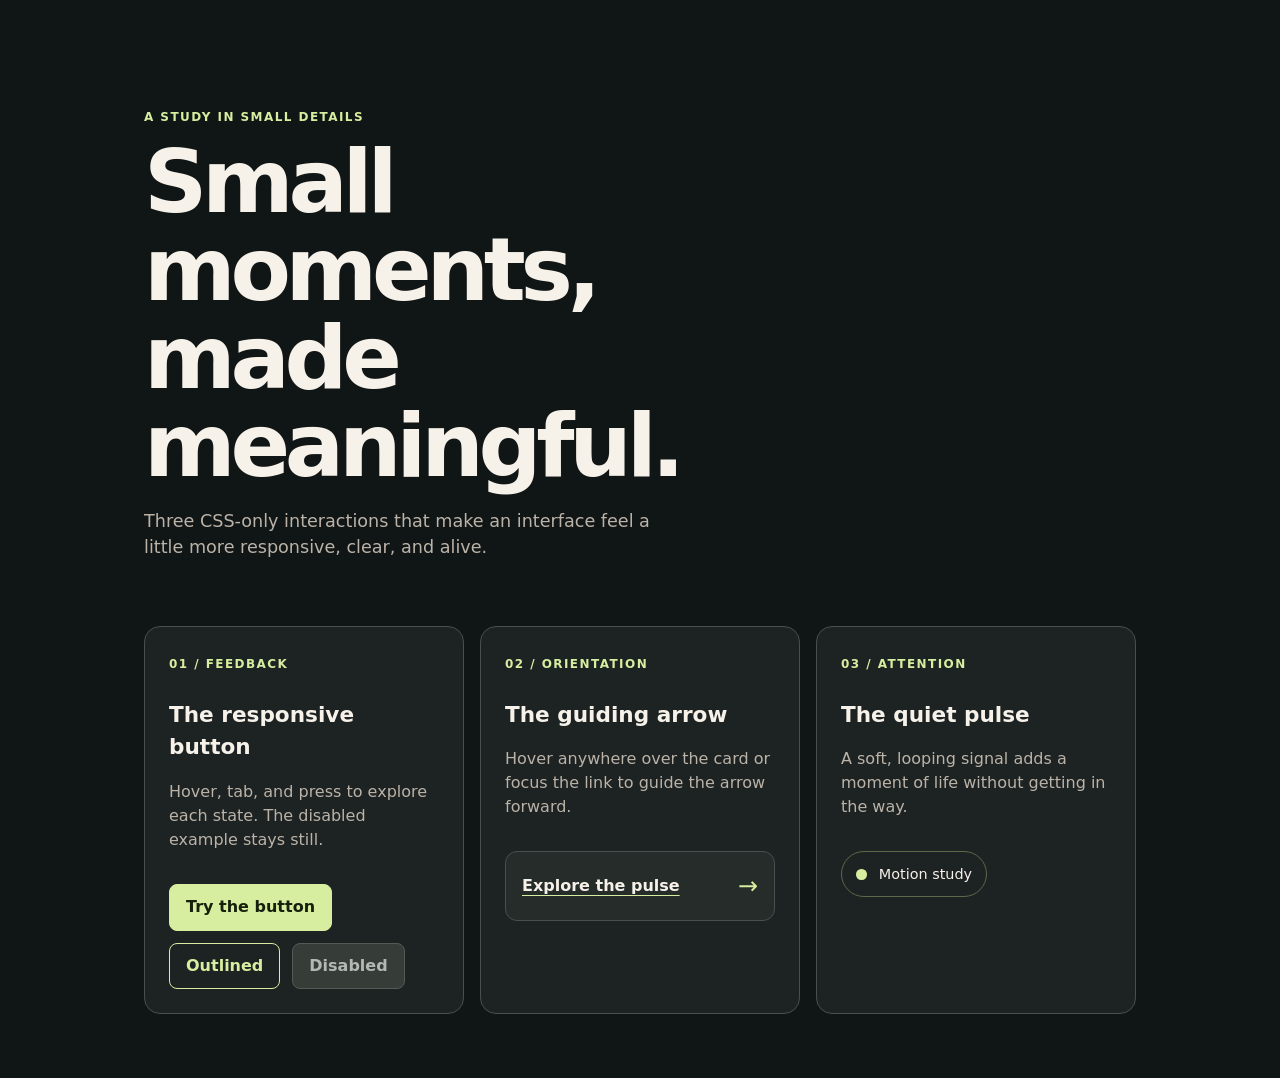
<file: index.html>
<!doctype html>
<html lang="en">
<head>
  <meta charset="utf-8">
  <meta name="viewport" content="width=device-width, initial-scale=1">
  <title>Small moments | Microinteractions</title>
  <link rel="stylesheet" href="movement.css">
</head>
<body>
  <header class="hero">
    <p class="eyebrow">A study in small details</p>
    <h1>Small moments,<br>made meaningful.</h1>
    <p class="intro">Three CSS-only interactions that make an interface feel a little more responsive, clear, and alive.</p>
  </header>

  <main class="grid">
    <section class="panel" aria-labelledby="control-title">
      <span class="number">01 / Feedback</span>
      <h2 id="control-title">The responsive button</h2>
      <p class="description">Hover, tab, and press to explore each state. The disabled example stays still.</p>
      <div class="demo">
        <button class="button" type="button">Try the button</button>
        <button class="button secondary" type="button">Outlined</button>
        <button class="button" type="button" disabled>Disabled</button>
      </div>
    </section>

    <section class="panel" aria-labelledby="card-title">
      <span class="number">02 / Orientation</span>
      <h2 id="card-title">The guiding arrow</h2>
      <p class="description">Hover anywhere over the card or focus the link to guide the arrow forward.</p>
      <div class="demo">
        <div class="card">
          <a href="#motion">Explore the pulse</a>
          <span class="arrow" aria-hidden="true">&rarr;</span>
        </div>
      </div>
    </section>

    <section class="panel" id="motion" aria-labelledby="motion-title">
      <span class="number">03 / Attention</span>
      <h2 id="motion-title">The quiet pulse</h2>
      <p class="description">A soft, looping signal adds a moment of life without getting in the way.</p>
      <div class="demo">
        <div class="pulse">
          <span class="pulse-dot" aria-hidden="true"></span>
          <span>Motion study</span>
        </div>
      </div>
    </section>
  </main>
</body>
</html>
</file>
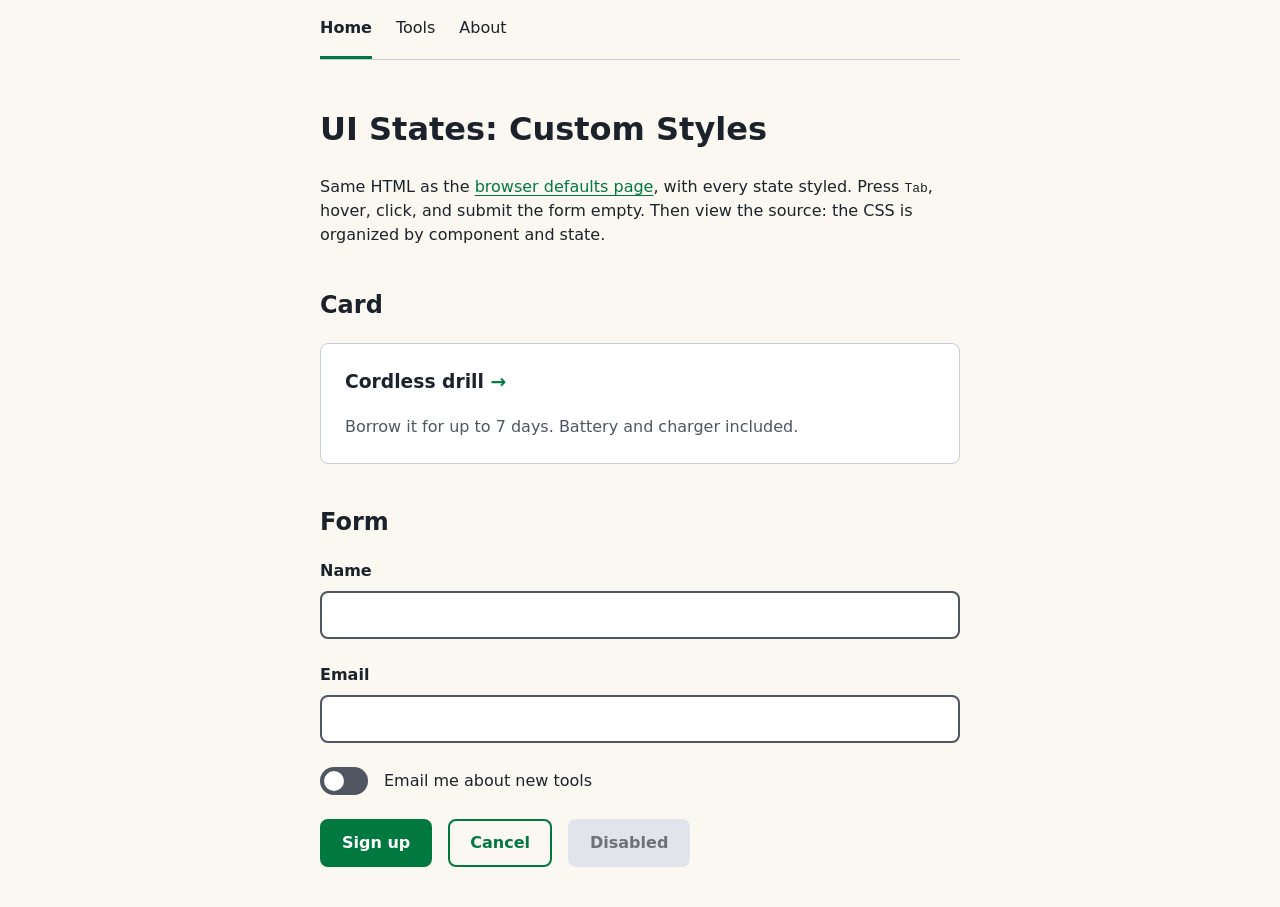
<file: custom.html>
<!DOCTYPE html>
<html lang="en">
<head>
  <meta charset="UTF-8">
  <meta name="viewport" content="width=device-width, initial-scale=1.0">
  <title>UI States: Custom Styles</title>
  <style>
    /* ==========================================================
       TOKENS
       ========================================================== */
    :root {
      --color-bg: oklch(98% 0.01 90);
      --color-surface: white;
      --color-fg: oklch(25% 0.02 260);
      --color-fg-muted: oklch(45% 0.02 260);
      --color-border: oklch(85% 0.02 260);
      --color-accent: oklch(50% 0.13 155);
      --color-on-accent: white;
      --color-focus: oklch(50% 0.2 260);
      --color-error: oklch(50% 0.19 25);
      --color-disabled-bg: oklch(92% 0.01 260);
      --color-disabled-fg: oklch(55% 0.01 260);

      --radius: 0.5rem;
      --space-sm: 0.5rem;
      --space-md: 1rem;
      --space-lg: 1.5rem;
      --space-xl: 2.5rem;

      /* Motion tokens: small feedback = fast, bigger changes = base */
      --duration-fast: 150ms;
      --duration-base: 250ms;
      --ease-out: cubic-bezier(0.2, 0.8, 0.2, 1);
    }

    /* ==========================================================
       BASE
       ========================================================== */
    *, *::before, *::after { box-sizing: border-box; }

    body {
      margin: 0;
      font-family: system-ui, sans-serif;
      line-height: 1.5;
      color: var(--color-fg);
      background: var(--color-bg);
    }

    header, main {
      width: min(100% - 2rem, 40rem);
      margin-inline: auto;
    }

    main { padding-block: var(--space-lg) var(--space-xl); }
    section { margin-top: var(--space-xl); }

    /* ==========================================================
       FOCUS: one rule for every interactive element.
       :focus-visible shows the ring when the browser thinks it's
       useful: always for keyboard, and for text fields on click too.
       ========================================================== */
    :focus-visible {
      outline: 3px solid var(--color-focus);
      outline-offset: 3px;
    }

    /* ==========================================================
       LINKS
       default: underlined | hover: thicker underline | focus: ring
       ========================================================== */
    main a {
      color: var(--color-accent);
      text-decoration-thickness: 1px;
      text-underline-offset: 0.2em;
      transition: text-decoration-thickness var(--duration-fast) var(--ease-out);
    }

    /* Only devices with a real mouse get hover effects,
       so they don't "stick" after a tap on a phone. */
    @media (hover: hover) {
      main a:hover { text-decoration-thickness: 3px; }
    }

    /* ==========================================================
       NAV
       current page: accent bar | hover: gray bar
       ========================================================== */
    nav {
      display: flex;
      gap: var(--space-lg);
      border-bottom: 1px solid var(--color-border);
    }

    nav a {
      color: var(--color-fg);
      text-decoration: none;
      padding-block: var(--space-md);
      border-bottom: 3px solid transparent;
      transition: border-color var(--duration-fast) var(--ease-out);
    }

    @media (hover: hover) {
      nav a:hover { border-bottom-color: var(--color-border); }
    }

    nav a[aria-current="page"] {
      font-weight: 600;
      border-bottom-color: var(--color-accent);
    }

    /* ==========================================================
       BUTTONS
       Each state changes the private --_bg and --_fg variables.
       The transition is on the BASE rule, so it runs both ways.
       ========================================================== */
    button {
      --_bg: var(--color-accent);
      --_fg: var(--color-on-accent);
      --_border: var(--color-accent);

      font: inherit;
      font-weight: 600;
      padding: 0.625rem 1.25rem;
      color: var(--_fg);
      background: var(--_bg);
      border: 2px solid var(--_border);
      border-radius: var(--radius);
      cursor: pointer;
      transition:
        background-color var(--duration-fast) var(--ease-out),
        transform var(--duration-fast) var(--ease-out);
    }

    button.secondary {
      --_bg: transparent;
      --_fg: var(--color-accent);
    }

    @media (hover: hover) {
      button:hover {
        --_bg: color-mix(in oklch, var(--color-accent), black 15%);
        --_border: color-mix(in oklch, var(--color-accent), black 15%);
      }

      button.secondary:hover {
        --_bg: color-mix(in oklch, var(--color-accent), transparent 88%);
        --_border: var(--color-accent);
      }
    }

    button:active {
      --_bg: color-mix(in oklch, var(--color-accent), black 15%);
      --_border: color-mix(in oklch, var(--color-accent), black 15%);
      transform: scale(0.97);
    }

    button.secondary:active {
      --_bg: color-mix(in oklch, var(--color-accent), transparent 88%);
      --_border: var(--color-accent);
    }

    /* Disabled comes LAST so it beats hover and active. */
    button:disabled {
      --_bg: var(--color-disabled-bg);
      --_fg: var(--color-disabled-fg);
      --_border: var(--color-disabled-bg);
      cursor: not-allowed;
      transform: none;
    }

    /* ==========================================================
       CARD: hover the PARENT, move the CHILD
       The whole card is clickable: the link's ::after covers it.
       ========================================================== */
    .card {
      position: relative;
      padding: var(--space-lg);
      background: var(--color-surface);
      border: 1px solid var(--color-border);
      border-radius: var(--radius);
      transition: border-color var(--duration-base) var(--ease-out);
    }

    .card h3 { margin-top: 0; }
    .card p { margin-bottom: 0; color: var(--color-fg-muted); }

    .card a {
      color: var(--color-fg);
      text-decoration: none;
    }

    .card a::after {
      content: "";
      position: absolute;
      inset: 0;
    }

    .card .arrow {
      display: inline-block;   /* transform doesn't work on inline elements */
      color: var(--color-accent);
      transition: transform var(--duration-base) var(--ease-out);
    }

    /* Mouse: hover the card. Keyboard: the card :has a focused link. */
    .card:hover,
    .card:has(a:focus-visible) {
      border-color: var(--color-accent);
    }

    .card:hover .arrow,
    .card:has(a:focus-visible) .arrow {
      transform: translateX(0.5rem);
    }

    /* Move the focus ring from the small link to the whole card. */
    .card a:focus-visible { outline: none; }
    .card:has(a:focus-visible) {
      outline: 3px solid var(--color-focus);
      outline-offset: 3px;
    }

    /* ==========================================================
       FORM FIELDS
       :user-invalid only matches AFTER the user has interacted,
       so the form doesn't start out covered in red.
       ========================================================== */
    form {
      display: grid;
      gap: var(--space-lg);
    }

    .field {
      display: grid;
      gap: var(--space-sm);
    }

    .field label { font-weight: 600; }

    .field input {
      font: inherit;
      padding: 0.625rem 0.75rem;
      background: var(--color-surface);
      border: 2px solid var(--color-fg-muted);
      border-radius: var(--radius);
      transition: border-color var(--duration-fast) var(--ease-out);
    }

    .error-msg { margin: 0; }

    .field:has(:user-invalid) label,
    .field:has(:user-invalid) .error-msg {
      color: var(--color-error);
    }

    .field:has(:user-invalid) input {
      border-color: var(--color-error);
    }

    /* The message has the hidden attribute. This rule overrides it. */
    .field:has(:user-invalid) .error-msg {
      display: block;
    }

    /* ==========================================================
       SWITCH: a checkbox restyled with appearance: none
       ========================================================== */
    .switch {
      display: inline-flex;
      align-items: center;
      gap: var(--space-md);
      cursor: pointer;
      width: fit-content;
    }

    .switch input {
      appearance: none;
      position: relative;
      margin: 0;
      width: 3rem;
      height: 1.75rem;
      border-radius: 999px;
      background: var(--color-fg-muted);
      cursor: pointer;
      transition: background-color var(--duration-base) var(--ease-out);
    }

    .switch input::before {
      content: "";
      position: absolute;
      top: 0.25rem;
      left: 0.25rem;
      width: 1.25rem;
      height: 1.25rem;
      border-radius: 50%;
      background: white;
      transition: transform var(--duration-base) var(--ease-out);
    }

    .switch input:checked { background: var(--color-accent); }
    .switch input:checked::before { transform: translateX(1.25rem); }

    /* :has() styles the PARENT label based on the checkbox inside it. */
    .switch:has(input:checked) { font-weight: 600; }

    .actions {
      display: flex;
      flex-wrap: wrap;
      gap: var(--space-md);
    }

    /* ==========================================================
       REDUCED MOTION
       Replace movement with a non-moving change. Don't just delete it.
       ========================================================== */
    @media (prefers-reduced-motion: reduce) {
      /* The arrow no longer slides. The card border still shows the state. */
      .card:hover .arrow,
      .card:has(a:focus-visible) .arrow {
        transform: none;
      }

      /* No press-down. The color change is enough feedback. */
      button:active { transform: none; }

      /* The knob jumps instead of sliding. The color still fades. */
      .switch input::before { transition: none; }
    }
  </style>
</head>
<body>

  <header>
    <nav aria-label="Main">
      <a href="#" aria-current="page">Home</a>
      <a href="#">Tools</a>
      <a href="#">About</a>
    </nav>
  </header>

  <main>
    <h1>UI States: Custom Styles</h1>
    <p>
      Same HTML as the <a href="default.html">browser defaults page</a>, with every state styled.
      Press <kbd>Tab</kbd>, hover, click, and submit the form empty. Then view the source:
      the CSS is organized by component and state.
    </p>

    <section>
      <h2>Card</h2>
      <article class="card">
        <h3><a href="#">Cordless drill</a> <span class="arrow" aria-hidden="true">→</span></h3>
        <p>Borrow it for up to 7 days. Battery and charger included.</p>
      </article>
    </section>

    <section>
      <h2>Form</h2>
      <form action="#">
        <div class="field">
          <label for="name">Name</label>
          <input id="name" name="name" required autocomplete="name">
          <p class="error-msg" hidden>Please enter your name.</p>
        </div>

        <div class="field">
          <label for="email">Email</label>
          <input id="email" name="email" type="email" required autocomplete="email">
          <p class="error-msg" hidden>Enter an email like name@example.com.</p>
        </div>

        <label class="switch">
          <input type="checkbox" role="switch" name="updates">
          Email me about new tools
        </label>

        <div class="actions">
          <button type="submit">Sign up</button>
          <button type="button" class="secondary">Cancel</button>
          <button type="button" disabled>Disabled</button>
        </div>
      </form>
    </section>
  </main>

</body>
</html>
</file>
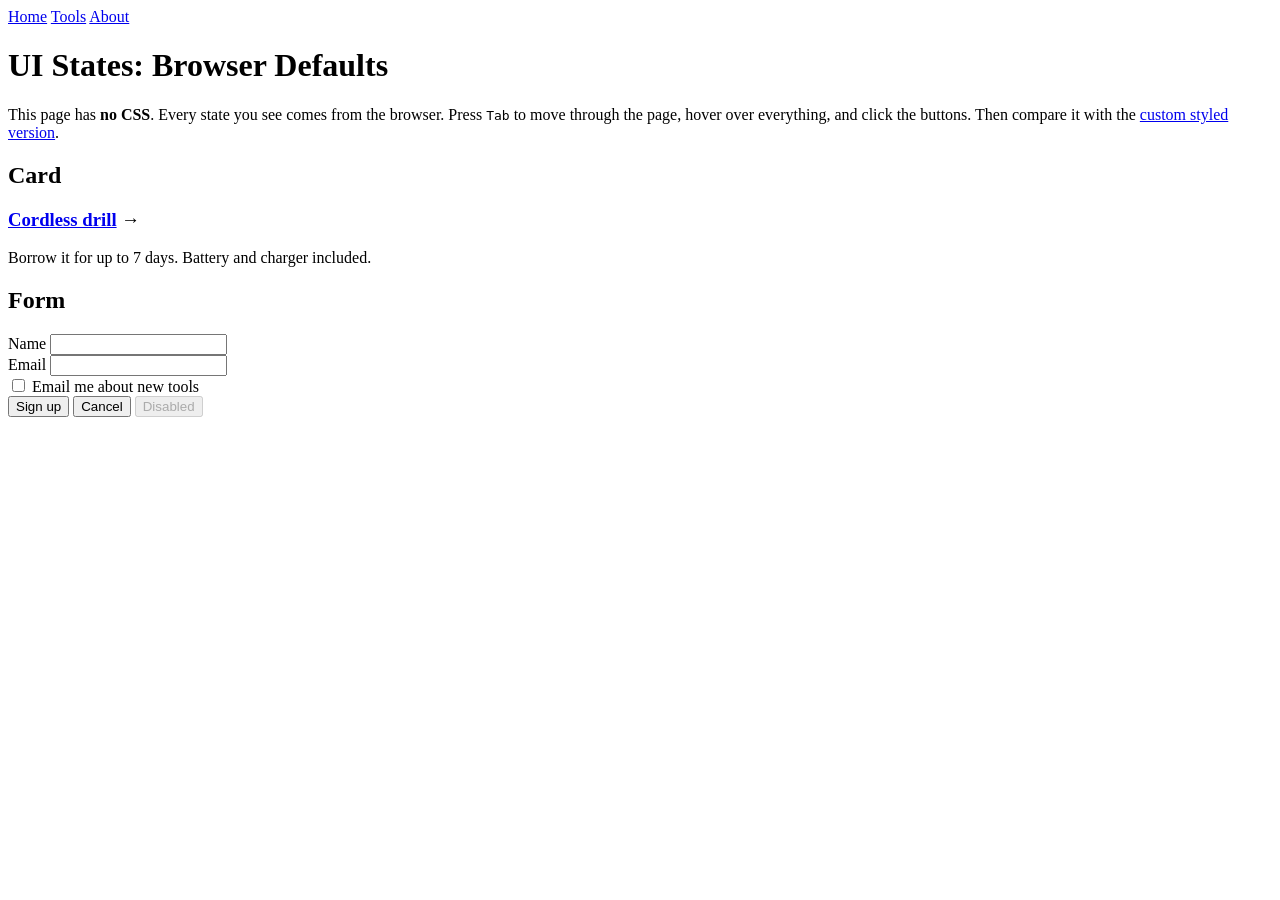
<file: default.html>
<!DOCTYPE html>
<html lang="en">
<head>
  <meta charset="UTF-8">
  <meta name="viewport" content="width=device-width, initial-scale=1.0">
  <title>UI States: Browser Defaults</title>
</head>
<body>

  <header>
    <nav aria-label="Main">
      <a href="#" aria-current="page">Home</a>
      <a href="#">Tools</a>
      <a href="#">About</a>
    </nav>
  </header>

  <main>
    <h1>UI States: Browser Defaults</h1>
    <p>
      This page has <strong>no CSS</strong>. Every state you see comes from the browser.
      Press <kbd>Tab</kbd> to move through the page, hover over everything, and click the buttons.
      Then compare it with the <a href="custom.html">custom styled version</a>.
    </p>

    <section>
      <h2>Card</h2>
      <article class="card">
        <h3><a href="#">Cordless drill</a> <span class="arrow" aria-hidden="true">→</span></h3>
        <p>Borrow it for up to 7 days. Battery and charger included.</p>
      </article>
    </section>

    <section>
      <h2>Form</h2>
      <form action="#">
        <div class="field">
          <label for="name">Name</label>
          <input id="name" name="name" required autocomplete="name">
          <p class="error-msg" hidden>Please enter your name.</p>
        </div>

        <div class="field">
          <label for="email">Email</label>
          <input id="email" name="email" type="email" required autocomplete="email">
          <p class="error-msg" hidden>Enter an email like name@example.com.</p>
        </div>

        <label class="switch">
          <input type="checkbox" role="switch" name="updates">
          Email me about new tools
        </label>

        <div class="actions">
          <button type="submit">Sign up</button>
          <button type="button" class="secondary">Cancel</button>
          <button type="button" disabled>Disabled</button>
        </div>
      </form>
    </section>
  </main>

</body>
</html>
</file>
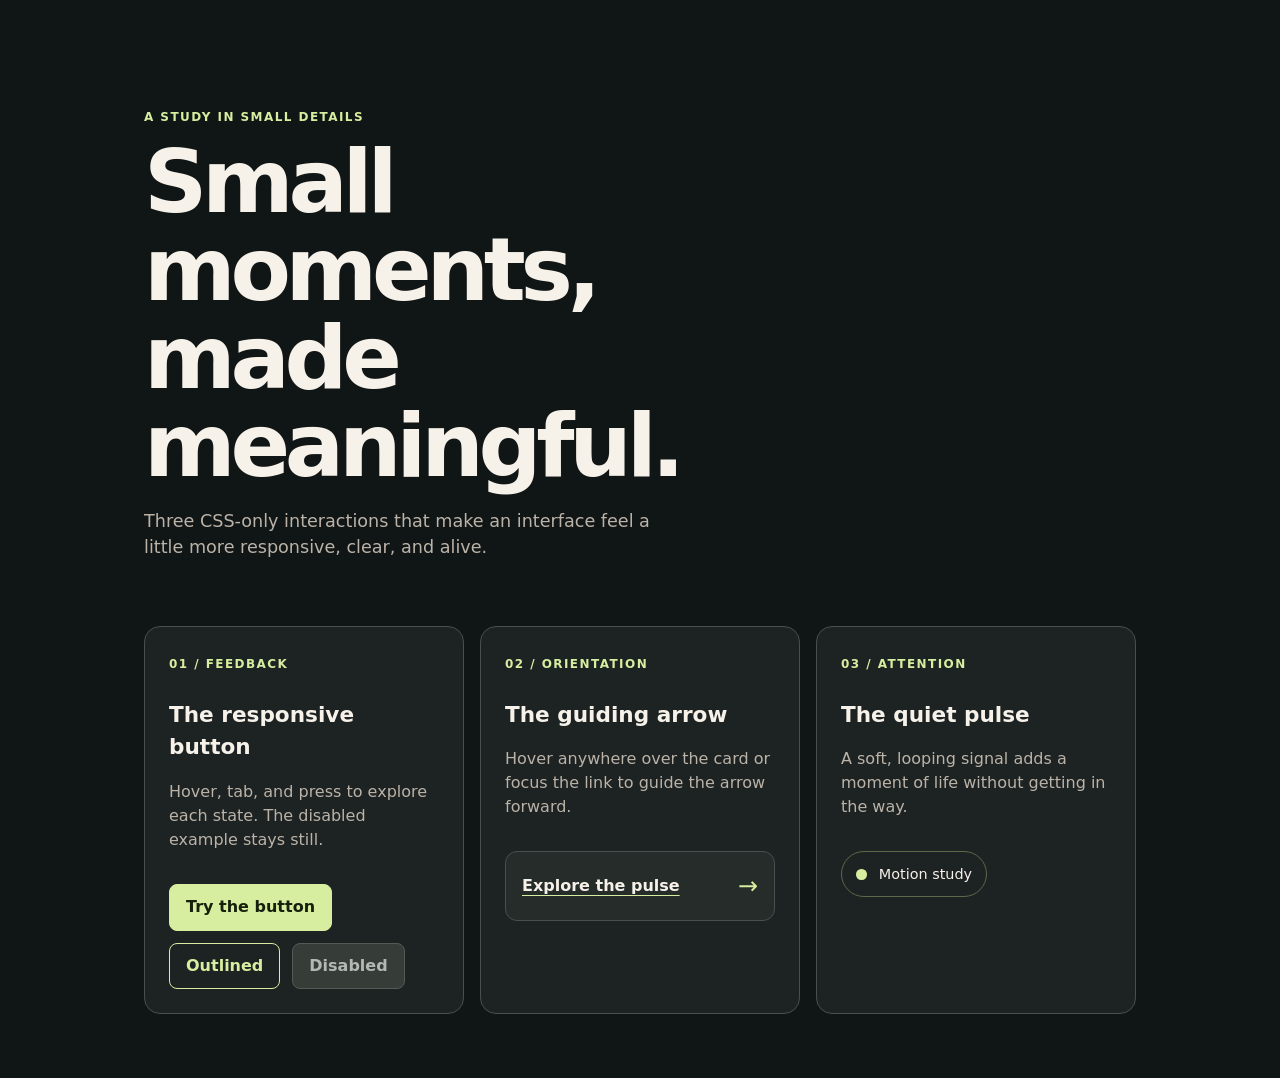
<file: movment.html>
<!doctype html>
<html lang="en">
<head>
  <meta charset="utf-8">
  <meta name="viewport" content="width=device-width, initial-scale=1">
  <meta http-equiv="refresh" content="0; url=index.html">
  <title>Microinteractions</title>
</head>
<body>
  <p>The page has moved. <a href="index.html">Open the microinteractions showcase</a>.</p>
</body>
</html>
</file>
<file: movement.css>
:root {
  color-scheme: dark;
  --ink: #f6f1e9;
  --muted: #bbb3a8;
  --surface: #1d2222;
  --border: #484f4c;
  --accent: #d7ed9f;
  --accent-hover: #ecf8c7;
  --focus: #e4f7b3;
  --duration-fast: 150ms;
  --duration-base: 250ms;
  --duration-loop: 2s;
  --ease-out: cubic-bezier(0.2, 0.8, 0.2, 1);
  --ease-in-out: cubic-bezier(0.4, 0, 0.2, 1);
}

* {
  box-sizing: border-box;
}

html {
  background: #101515;
}

body {
  max-width: 70rem;
  margin: 0 auto;
  padding: clamp(1.5rem, 5vw, 4rem);
  color: var(--ink);
  font-family: system-ui, sans-serif;
  line-height: 1.5;
}

:focus-visible {
  outline: 3px solid var(--focus);
  outline-offset: 4px;
}

.eyebrow,
.number,
.label {
  color: var(--accent);
  font-size: 0.75rem;
  font-weight: 700;
  letter-spacing: 0.12em;
  text-transform: uppercase;
}

.hero {
  max-width: 42rem;
  padding: 2rem 0 3rem;
}

h1 {
  margin: 0.5rem 0 1rem;
  font-size: clamp(2.75rem, 7vw, 5.5rem);
  letter-spacing: -0.06em;
  line-height: 1;
}

.intro,
.description {
  color: var(--muted);
}

.intro {
  max-width: 34rem;
  font-size: 1.1rem;
}

.grid {
  display: grid;
  grid-template-columns: repeat(auto-fit, minmax(min(100%, 19rem), 1fr));
  gap: 1rem;
}

.panel {
  min-width: 0;
  padding: 1.5rem;
  border: 1px solid var(--border);
  border-radius: 1rem;
  background: var(--surface);
}

.panel h2 {
  margin: 1.5rem 0 0.5rem;
  font-size: 1.35rem;
}

.description {
  min-height: 3em;
}

.demo {
  display: flex;
  flex-wrap: wrap;
  align-items: center;
  gap: 0.75rem;
  margin-top: 2rem;
}

/* Feedback: the control acknowledges hover, focus, and press. */
.button {
  display: inline-flex;
  align-items: center;
  justify-content: center;
  min-height: 2.75rem;
  padding: 0.65rem 1rem;
  border: 1px solid var(--accent);
  border-radius: 0.5rem;
  background: var(--accent);
  color: #17200c;
  cursor: pointer;
  font: inherit;
  font-weight: 700;
  transition:
    background-color var(--duration-fast) var(--ease-out),
    border-color var(--duration-fast) var(--ease-out),
    color var(--duration-fast) var(--ease-out),
    transform var(--duration-fast) var(--ease-out);
}

.button.secondary {
  background: transparent;
  color: var(--accent);
}

@media (hover: hover) {
  .button:hover:enabled {
    border-color: var(--accent-hover);
    background: var(--accent-hover);
    color: #17200c;
  }
}

.button:active:enabled {
  background: #b8d57a;
  border-color: #b8d57a;
  color: #17200c;
  transform: translateY(2px);
}

.button:disabled {
  border-color: #545a54;
  background: #363c38;
  color: #b3b8b2;
  cursor: not-allowed;
}

/* Orientation: hovering the parent or focusing its link moves the arrow. */
.card {
  display: flex;
  align-items: center;
  justify-content: space-between;
  gap: 1rem;
  width: 100%;
  padding: 1rem;
  border: 1px solid var(--border);
  border-radius: 0.75rem;
  background: #252c29;
  transition: border-color var(--duration-base) var(--ease-out);
}

.card a {
  color: var(--ink);
  font-weight: 700;
  text-decoration-color: var(--accent);
  text-underline-offset: 0.25em;
}

.arrow {
  display: inline-block;
  color: var(--accent);
  font-size: 1.5rem;
  transition:
    transform var(--duration-base) var(--ease-out),
    color var(--duration-base) var(--ease-out);
}

@media (hover: hover) {
  .card:hover {
    border-color: var(--accent);
  }

  .card:hover .arrow {
    transform: translateX(0.35rem);
  }
}

.card:has(a:focus-visible) {
  border-color: var(--accent);
}

.card:has(a:focus-visible) .arrow {
  transform: translateX(0.35rem);
}

/* Attention: a gentle pulse draws the eye to the motion study. */
.pulse {
  display: inline-flex;
  align-items: center;
  gap: 0.75rem;
  padding: 0.7rem 0.9rem;
  border: 1px solid #5b694b;
  border-radius: 999px;
  color: var(--ink);
  font-size: 0.9rem;
}

.pulse-dot {
  width: 0.65rem;
  height: 0.65rem;
  border-radius: 50%;
  background: var(--accent);
  animation: pulse var(--duration-loop) var(--ease-in-out) infinite;
}

@keyframes pulse {
  0%, 100% {
    opacity: 0.6;
    transform: scale(0.8);
  }
  50% {
    opacity: 1;
    transform: scale(1.25);
  }
}

@media (prefers-reduced-motion: reduce) {
  .button:active:enabled {
    transform: none;
    background: #a9cb68;
  }

  .card:hover .arrow,
  .card:has(a:focus-visible) .arrow {
    transform: none;
    color: #fff;
  }

  .pulse-dot {
    animation: none;
    opacity: 1;
    box-shadow: 0 0 0 3px #5b694b;
  }
}
</file>
